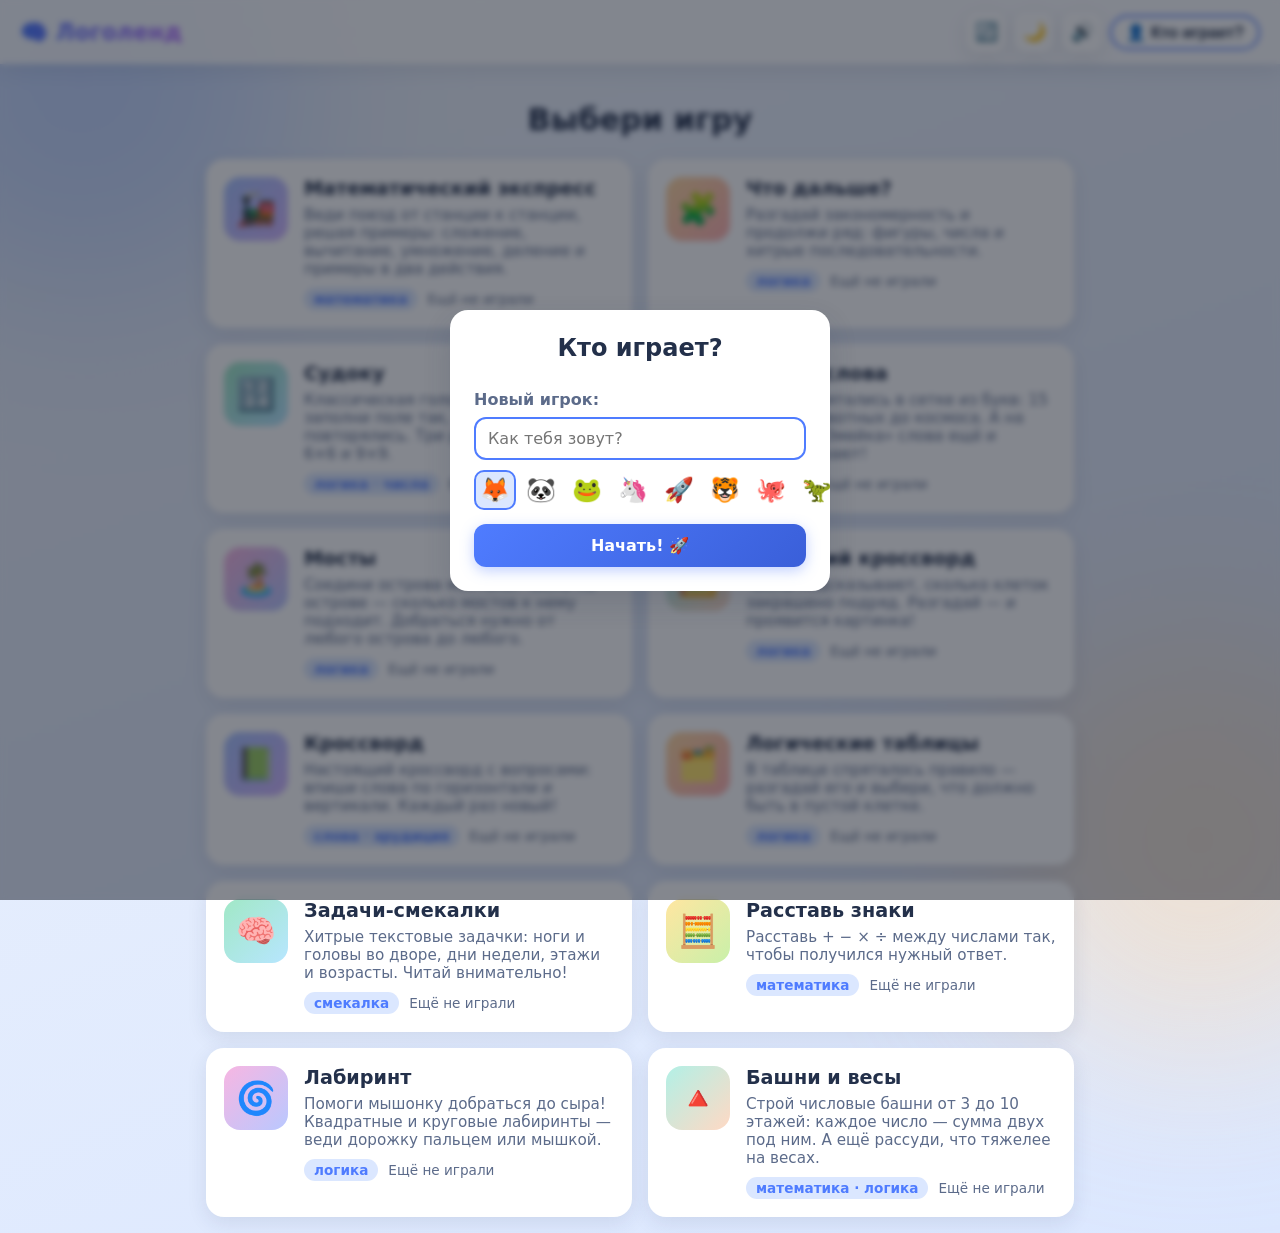
<file: index.html>
<!DOCTYPE html>
<html lang="ru">
<head>
  <meta charset="UTF-8">
  <meta name="viewport" content="width=device-width, initial-scale=1">
  <title>Логоленд — игры на логику и смекалку</title>
  <meta name="theme-color" content="#4f7cff">
  <link rel="manifest" href="manifest.webmanifest">
  <link rel="icon" href="icons/icon.svg" type="image/svg+xml">
  <script>
    // Применяем тему до загрузки стилей, чтобы страница не «мигала»
    try {
      document.documentElement.dataset.theme =
        JSON.parse(localStorage.getItem('logoland.theme') || 'null')
        || (matchMedia('(prefers-color-scheme: dark)').matches ? 'dark' : 'light');
    } catch (e) {}
  </script>
  <link rel="stylesheet" href="css/style.css">
</head>
<body>
  <header class="site-header">
    <a class="logo" href="index.html">🧠 Логоленд</a>
    <div class="header-actions">
      <button id="refreshBtn" class="icon-btn" type="button" title="Обновить игры до новой версии">🔄</button>
      <button id="themeBtn" class="icon-btn" type="button" title="Тема">🌙</button>
      <button id="soundBtn" class="icon-btn" type="button" title="Звук">🔊</button>
      <button id="profileBtn" class="profile-chip" type="button">👤 Игрок</button>
    </div>
  </header>

  <main class="container">
    <h1 class="page-title">Выбери игру</h1>
    <div id="gameList" class="game-grid"></div>
  </main>

  <dialog id="profileDialog" class="profile-dialog">
    <h2>Кто играет?</h2>
    <div id="profileList" class="profile-list"></div>
    <form id="newProfileForm" method="dialog">
      <p class="form-label">Новый игрок:</p>
      <input id="profileName" name="name" placeholder="Как тебя зовут?" maxlength="20" autocomplete="off" required>
      <div id="avatarRow" class="avatar-row"></div>
      <button type="submit" class="btn btn-primary">Начать! 🚀</button>
    </form>
  </dialog>

  <script type="module" src="js/pages/index.js"></script>
</body>
</html>
</file>
<file: css/style.css>
:root,
:root[data-theme="light"] {
  --bg: #eef3fb;
  --bg-accent: #dbe7ff;
  --card: #ffffff;
  --ink: #23304a;
  --ink-soft: #5c6b8a;
  --primary: #4f7cff;
  --primary-dark: #3a5fd9;
  --logo-2: #b06bff;
  --right: #2eb872;
  --wrong: #ff5d5d;
  --line: #ccd6ea;
  --cell-given: #f0f4fc;
  --conflict-bg: #ffe1e1;
  --hint-flash: #ffd75e;
  --blob-1: #8fb3ff;
  --blob-2: #ffd6a1;
  --radius: 18px;
  --shadow: 0 6px 20px rgba(35, 48, 74, 0.10);
  --shadow-lift: 0 12px 28px rgba(35, 48, 74, 0.16);
}

:root[data-theme="dark"] {
  --bg: #131a2b;
  --bg-accent: #22304f;
  --card: #1c2740;
  --ink: #e8edf9;
  --ink-soft: #94a2c4;
  --primary: #6b93ff;
  --primary-dark: #4f7cff;
  --logo-2: #c08bff;
  --right: #2fbf7a;
  --wrong: #ff6b6b;
  --line: #35446b;
  --cell-given: #243356;
  --conflict-bg: #59263a;
  --hint-flash: #a8842a;
  --blob-1: #27407e;
  --blob-2: #5d3a75;
  --shadow: 0 6px 20px rgba(0, 0, 0, 0.35);
  --shadow-lift: 0 12px 28px rgba(0, 0, 0, 0.45);
}

* { box-sizing: border-box; }

body {
  margin: 0;
  font-family: 'Segoe UI', 'Nunito', system-ui, sans-serif;
  color: var(--ink);
  background: linear-gradient(160deg, var(--bg) 0%, var(--bg-accent) 100%);
  min-height: 100vh;
  transition: background 0.3s ease, color 0.3s ease;
}

/* Мягкие цветные «пятна» на фоне */
body::before,
body::after {
  content: '';
  position: fixed;
  width: 420px;
  height: 420px;
  border-radius: 50%;
  filter: blur(95px);
  opacity: 0.45;
  z-index: -1;
  pointer-events: none;
  transition: background 0.3s ease;
}

body::before { background: var(--blob-1); top: -130px; left: -130px; }
body::after { background: var(--blob-2); bottom: -150px; right: -130px; }

.container {
  max-width: 900px;
  margin: 0 auto;
  padding: 16px;
}

/* ---------- Шапка ---------- */
.site-header {
  position: sticky;
  top: 0;
  z-index: 10;
  display: flex;
  align-items: center;
  justify-content: space-between;
  gap: 12px;
  padding: 12px 20px;
  background: var(--card);
  background: color-mix(in srgb, var(--card) 80%, transparent);
  backdrop-filter: blur(12px);
  -webkit-backdrop-filter: blur(12px);
  box-shadow: var(--shadow);
  transition: background 0.3s ease;
}

.logo {
  font-size: 1.4rem;
  font-weight: 800;
  text-decoration: none;
  background: linear-gradient(90deg, var(--primary), var(--logo-2));
  -webkit-background-clip: text;
  background-clip: text;
  color: transparent;
}

.header-actions {
  display: flex;
  align-items: center;
  gap: 8px;
}

.icon-btn {
  width: 40px;
  height: 40px;
  border: none;
  border-radius: 12px;
  background: var(--card);
  box-shadow: var(--shadow);
  font-size: 1.15rem;
  cursor: pointer;
  display: grid;
  place-items: center;
  transition: transform 0.15s ease, background-color 0.3s ease;
}

.icon-btn:hover { transform: scale(1.08); }
.icon-btn:active { transform: scale(0.94); }
.icon-btn.spinning { animation: spin 0.8s linear infinite; }

@keyframes spin {
  to { transform: rotate(360deg); }
}

.back-link {
  text-decoration: none;
  color: var(--primary);
  font-weight: 700;
  white-space: nowrap;
}

.game-title {
  font-weight: 800;
  font-size: 1.1rem;
  text-align: center;
  flex: 1;
}

.profile-chip {
  border: 2px solid var(--primary);
  background: var(--card);
  color: var(--ink);
  border-radius: 999px;
  padding: 6px 14px;
  font-size: 1rem;
  font-weight: 700;
  cursor: pointer;
  white-space: nowrap;
  transition: transform 0.15s ease, background-color 0.3s ease, color 0.3s ease;
}

.profile-chip:hover { transform: scale(1.04); }
.profile-chip-static { cursor: default; }
.profile-chip-static:hover { transform: none; }

/* ---------- Главная: список игр ---------- */
.page-title {
  text-align: center;
  font-size: 1.9rem;
  margin: 22px 0;
  animation: fade-up 0.4s ease both;
}

.game-grid {
  display: grid;
  grid-template-columns: repeat(auto-fill, minmax(340px, 1fr));
  gap: 16px;
}

.game-card {
  display: flex;
  gap: 16px;
  align-items: flex-start;
  background: var(--card);
  border-radius: var(--radius);
  padding: 18px;
  text-decoration: none;
  color: var(--ink);
  box-shadow: var(--shadow);
  transition: transform 0.18s ease, box-shadow 0.18s ease, background-color 0.3s ease;
  animation: fade-up 0.45s ease both;
  animation-delay: calc(var(--i, 0) * 80ms);
}

.game-card:hover {
  transform: translateY(-4px) scale(1.01);
  box-shadow: var(--shadow-lift);
}

.game-icon {
  font-size: 2rem;
  width: 64px;
  height: 64px;
  flex-shrink: 0;
  display: grid;
  place-items: center;
  border-radius: 16px;
  background: var(--bg-accent);
}

.game-card:nth-child(6n+1) .game-icon { background: linear-gradient(135deg, #a9c4ff, #d3b7ff); }
.game-card:nth-child(6n+2) .game-icon { background: linear-gradient(135deg, #ffd9a1, #ffb2b2); }
.game-card:nth-child(6n+3) .game-icon { background: linear-gradient(135deg, #a1e8c6, #b7e6ff); }
.game-card:nth-child(6n+4) .game-icon { background: linear-gradient(135deg, #ffe6a1, #c9f0a9); }
.game-card:nth-child(6n+5) .game-icon { background: linear-gradient(135deg, #f7b6e2, #b9c8ff); }
.game-card:nth-child(6n+6) .game-icon { background: linear-gradient(135deg, #b2f0e6, #ffd9c4); }

.game-card:hover .game-icon { animation: wiggle 0.5s ease; }

.game-info h3 { margin: 0 0 6px; font-size: 1.2rem; }
.game-info p { margin: 0 0 10px; color: var(--ink-soft); font-size: 0.95rem; }

.game-meta {
  display: flex;
  gap: 10px;
  align-items: center;
  flex-wrap: wrap;
  font-size: 0.85rem;
}

.tag {
  background: var(--bg-accent);
  color: var(--primary);
  border-radius: 999px;
  padding: 3px 10px;
  font-weight: 700;
}

.best { font-weight: 700; }
.best-empty { color: var(--ink-soft); font-weight: 400; }

/* ---------- Диалог профилей ---------- */
.profile-dialog {
  border: none;
  border-radius: var(--radius);
  box-shadow: var(--shadow-lift);
  padding: 24px;
  width: min(92vw, 380px);
  background: var(--card);
  color: var(--ink);
}

.profile-dialog[open] { animation: fade-up 0.28s ease; }
.profile-dialog::backdrop { background: rgba(10, 16, 30, 0.5); backdrop-filter: blur(3px); }

.profile-dialog h2 { margin: 0 0 14px; text-align: center; }

.profile-list { display: flex; flex-direction: column; gap: 8px; margin-bottom: 14px; }

.profile-item {
  border: 2px solid var(--bg-accent);
  background: var(--card);
  color: var(--ink);
  border-radius: 12px;
  padding: 10px;
  font-size: 1.05rem;
  font-weight: 700;
  cursor: pointer;
  text-align: left;
  font-family: inherit;
  transition: border-color 0.15s ease, transform 0.15s ease;
}

.profile-item:hover { border-color: var(--primary); transform: translateX(3px); }
.profile-item.current { border-color: var(--primary); background: var(--bg-accent); }

.form-label { margin: 0 0 8px; font-weight: 700; color: var(--ink-soft); }

#profileName {
  width: 100%;
  padding: 10px 12px;
  border: 2px solid var(--bg-accent);
  border-radius: 12px;
  font-size: 1rem;
  margin-bottom: 10px;
  background: var(--card);
  color: var(--ink);
  font-family: inherit;
}

#profileName:focus { outline: none; border-color: var(--primary); }

.avatar-row {
  display: grid;
  grid-template-columns: repeat(8, 1fr);
  gap: 4px;
  margin-bottom: 14px;
}

.avatar-option input { position: absolute; opacity: 0; }

.avatar-option span {
  display: grid;
  place-items: center;
  font-size: 1.5rem;
  padding: 4px;
  border-radius: 10px;
  border: 2px solid transparent;
  cursor: pointer;
  transition: transform 0.15s ease;
}

.avatar-option span:hover { transform: scale(1.15); }

.avatar-option input:checked + span {
  border-color: var(--primary);
  background: var(--bg-accent);
}

/* ---------- Кнопки ---------- */
.btn {
  border: none;
  border-radius: 12px;
  padding: 12px 20px;
  font-size: 1rem;
  font-weight: 800;
  font-family: inherit;
  cursor: pointer;
  background: var(--bg-accent);
  color: var(--ink);
  transition: transform 0.12s ease, box-shadow 0.15s ease, background-color 0.3s ease;
}

.btn:hover { transform: translateY(-2px); box-shadow: var(--shadow); }
.btn:active { transform: scale(0.96); }

.btn-primary {
  background: linear-gradient(135deg, var(--primary), var(--primary-dark));
  color: #fff;
  box-shadow: 0 4px 14px rgba(79, 124, 255, 0.35);
}

.btn-primary:hover { filter: brightness(1.08); }

#newProfileForm .btn-primary { width: 100%; }

/* ---------- Экран игры ---------- */
.game-root { margin-top: 10px; }

.level-select { animation: fade-up 0.35s ease both; }

.game-intro {
  background: var(--card);
  border-radius: var(--radius);
  padding: 14px 18px;
  box-shadow: var(--shadow);
  font-size: 1.05rem;
}

.level-grid {
  display: grid;
  grid-template-columns: repeat(auto-fill, minmax(200px, 1fr));
  gap: 14px;
  margin-top: 14px;
}

/* Переключатель способа ответа */
.mode-switch {
  display: grid;
  grid-template-columns: repeat(auto-fit, minmax(220px, 1fr));
  gap: 10px;
  margin-top: 14px;
}

.mode-btn {
  display: grid;
  gap: 2px;
  padding: 12px 14px;
  border: 2px solid transparent;
  border-radius: 14px;
  background: var(--card);
  box-shadow: var(--shadow);
  color: var(--ink);
  font-family: inherit;
  cursor: pointer;
  text-align: left;
  transition: border-color 0.15s ease, transform 0.15s ease;
}

.mode-btn:hover { transform: translateY(-2px); }
.mode-btn.active { border-color: var(--primary); background: var(--bg-accent); }

.mode-title { font-weight: 800; font-size: 1rem; }
.mode-hint { color: var(--ink-soft); font-size: 0.85rem; }

.results-mode { color: var(--ink-soft); font-size: 0.9rem; margin: 0; }

.level-card {
  border: none;
  background: var(--card);
  color: var(--ink);
  border-radius: var(--radius);
  box-shadow: var(--shadow);
  padding: 18px 14px;
  text-align: center;
  cursor: pointer;
  font-family: inherit;
  transition: transform 0.16s ease, box-shadow 0.16s ease, background-color 0.3s ease;
}

.level-card:hover:not(:disabled) { transform: translateY(-4px); box-shadow: var(--shadow-lift); }
.level-card:hover:not(:disabled) .level-icon { animation: wiggle 0.5s ease; }
.level-card.locked { opacity: 0.55; cursor: not-allowed; }

.level-icon { font-size: 2rem; margin-bottom: 6px; }
.level-name { font-weight: 800; font-size: 1.05rem; margin-bottom: 4px; }
.level-hint { color: var(--ink-soft); font-size: 0.85rem; margin-bottom: 8px; }
.level-best { font-size: 0.9rem; font-weight: 700; }

/* ---------- Раунд ---------- */
.round { max-width: 560px; margin: 0 auto; animation: fade-up 0.3s ease both; }

.round-top {
  display: flex;
  justify-content: space-between;
  gap: 10px;
  font-weight: 700;
  color: var(--ink-soft);
  margin-bottom: 8px;
  flex-wrap: wrap;
}

.progress-track {
  height: 10px;
  border-radius: 999px;
  background: var(--card);
  overflow: hidden;
  margin-bottom: 22px;
  box-shadow: inset 0 1px 3px rgba(0, 0, 0, 0.12);
}

.progress-fill {
  height: 100%;
  background: linear-gradient(90deg, var(--primary), var(--logo-2));
  border-radius: 999px;
  transition: width 0.35s ease;
}

.question {
  background: var(--card);
  border-radius: var(--radius);
  box-shadow: var(--shadow);
  font-size: 2.4rem;
  font-weight: 800;
  text-align: center;
  padding: 34px 20px;
  margin-bottom: 20px;
}

.sequence {
  display: flex;
  flex-wrap: wrap;
  gap: 8px;
  justify-content: center;
  background: var(--card);
  border-radius: var(--radius);
  box-shadow: var(--shadow);
  padding: 26px 16px;
  margin-bottom: 20px;
}

.seq-chip {
  display: grid;
  place-items: center;
  min-width: 52px;
  height: 52px;
  padding: 0 8px;
  border-radius: 12px;
  background: var(--bg);
  font-size: 1.6rem;
  font-weight: 800;
  animation: pop-in 0.3s ease both;
  animation-delay: calc(var(--i, 0) * 45ms);
}

.seq-question {
  background: linear-gradient(135deg, var(--primary), var(--logo-2));
  color: #fff;
  font-size: 1.8rem;
}

.answer-grid {
  display: grid;
  grid-template-columns: repeat(2, 1fr);
  gap: 12px;
}

.answer-btn {
  border: none;
  background: var(--card);
  color: var(--ink);
  border-radius: var(--radius);
  box-shadow: var(--shadow);
  font-size: 1.7rem;
  font-weight: 800;
  font-family: inherit;
  padding: 20px;
  cursor: pointer;
  transition: transform 0.12s ease, background-color 0.2s ease;
}

.answer-btn:hover:not(:disabled) { transform: scale(1.04); box-shadow: var(--shadow-lift); }
.answer-btn:active:not(:disabled) { transform: scale(0.96); }
.answer-btn.right { background: var(--right); color: #fff; animation: pop 0.35s ease; }
.answer-btn.wrong { background: var(--wrong); color: #fff; animation: shake 0.4s ease; }

/* ---------- Результаты ---------- */
.results {
  max-width: 480px;
  margin: 30px auto 0;
  background: var(--card);
  border-radius: var(--radius);
  box-shadow: var(--shadow);
  text-align: center;
  padding: 30px 22px;
  animation: fade-up 0.35s ease both;
}

.results-stars { font-size: 3rem; margin-bottom: 8px; min-height: 1.3em; }

.star-pop {
  display: inline-block;
  animation: star-pop 0.5s cubic-bezier(0.34, 1.56, 0.64, 1) both;
}

.results h2 { margin: 0 0 8px; }
.results-score { color: var(--ink-soft); margin: 0 0 6px; font-size: 1.05rem; }
.results-unlock { font-weight: 800; color: var(--primary); animation: pop 0.5s ease 0.6s both; }

.results-actions {
  display: flex;
  gap: 10px;
  justify-content: center;
  flex-wrap: wrap;
  margin-top: 18px;
}

/* ---------- Судоку ---------- */
.sudoku-wrap { max-width: 480px; margin: 0 auto; animation: fade-up 0.3s ease both; }

.sudoku-board {
  display: grid;
  width: min(92vw, 440px);
  margin: 0 auto 18px;
  background: var(--card);
  border: 3px solid var(--ink);
  border-radius: 10px;
  overflow: hidden;
  box-shadow: var(--shadow);
}

.sudoku-cell {
  aspect-ratio: 1;
  display: grid;
  place-items: center;
  border: 1px solid var(--line);
  background: var(--card);
  font-family: inherit;
  font-weight: 800;
  font-size: 1.4rem;
  color: var(--primary);
  cursor: pointer;
  padding: 0;
  transition: background-color 0.15s ease;
}

.sudoku-cell.given { color: var(--ink); background: var(--cell-given); cursor: default; }
.sudoku-cell.sel { background: var(--bg-accent); outline: 2px solid var(--primary); outline-offset: -2px; }
.sudoku-cell.conflict { background: var(--conflict-bg); color: var(--wrong); animation: shake 0.3s ease; }
.sudoku-cell.box-r { border-right: 2px solid var(--ink); }
.sudoku-cell.box-b { border-bottom: 2px solid var(--ink); }
.sudoku-s9 .sudoku-cell { font-size: 1.05rem; }

.numpad {
  display: flex;
  flex-wrap: wrap;
  gap: 8px;
  justify-content: center;
  max-width: 440px;
  margin: 0 auto;
}

.pad-btn {
  min-width: 48px;
  height: 48px;
  border: none;
  border-radius: 10px;
  background: var(--card);
  box-shadow: var(--shadow);
  font-family: inherit;
  font-size: 1.2rem;
  font-weight: 800;
  cursor: pointer;
  color: var(--ink);
  transition: transform 0.12s ease, background-color 0.2s ease;
}

.pad-btn:hover { background: var(--bg-accent); transform: translateY(-2px); }
.pad-btn:active { transform: scale(0.92); }

.game-toolbar {
  display: flex;
  gap: 8px;
  justify-content: center;
  flex-wrap: wrap;
  margin-top: 14px;
}

/* ---------- Найди слова ---------- */
.ws-wrap { max-width: 560px; margin: 0 auto; animation: fade-up 0.3s ease both; }

.ws-topic { text-align: center; font-weight: 800; font-size: 1.15rem; margin-bottom: 10px; }

.word-chips {
  display: flex;
  flex-wrap: wrap;
  gap: 6px;
  justify-content: center;
  margin-bottom: 14px;
}

.word-chip {
  background: var(--card);
  border-radius: 999px;
  padding: 4px 12px;
  font-weight: 700;
  font-size: 0.95rem;
  box-shadow: var(--shadow);
  transition: background-color 0.25s ease, color 0.25s ease;
}

.word-chip.done { text-decoration: line-through; color: #fff; background: var(--right); animation: pop 0.4s ease; }

.ws-grid {
  display: grid;
  gap: 3px;
  width: min(92vw, 520px);
  margin: 0 auto 4px;
  touch-action: none;
  user-select: none;
  -webkit-user-select: none;
}

/* Буквы, по которым сейчас ведут пальцем */
.ws-trace {
  min-height: 1.6rem;
  text-align: center;
  font-weight: 800;
  font-size: 1.2rem;
  letter-spacing: 0.12em;
  color: var(--primary);
  margin-bottom: 6px;
}

.ws-cell {
  aspect-ratio: 1;
  display: grid;
  place-items: center;
  border: none;
  border-radius: 8px;
  background: var(--card);
  box-shadow: 0 1px 4px rgba(0, 0, 0, 0.1);
  font-family: inherit;
  font-weight: 800;
  font-size: 1.05rem;
  color: var(--ink);
  cursor: pointer;
  padding: 0;
  transition: background-color 0.15s ease, transform 0.12s ease;
}

/* только там, где курсор настоящий: перо на iPad тоже умеет наводиться,
   и клетки бы дёргались под ним при рисовании */
@media (hover: hover) and (pointer: fine) {
  .ws-cell:hover { transform: scale(1.08); }
}

.ws-cell.sel { background: var(--primary); color: #fff; transform: scale(1.08); }
.ws-cell.found { background: var(--right); color: #fff; }
.ws-cell.just-found { background: var(--right); color: #fff; animation: pop 0.45s ease; }
.ws-cell.wrongflash { background: var(--wrong); color: #fff; animation: shake 0.35s ease; }
.ws-cell.hintflash { background: var(--hint-flash); animation: pop 0.4s ease; }

.ws-help { text-align: center; color: var(--ink-soft); font-size: 0.9rem; }

/* ---------- Мосты ---------- */
.br-wrap {
  max-width: 560px;
  margin: 0 auto;
  animation: fade-up 0.3s ease both;
}

.br-svg {
  display: block;
  width: min(92vw, 520px);
  width: min(92vw, 520px, calc(100dvh - 260px));
  aspect-ratio: 1;
  margin: 8px auto 12px;
  background: var(--card);
  border-radius: var(--radius);
  box-shadow: var(--shadow);
  touch-action: none;
  user-select: none;
  -webkit-user-select: none;
}

.br-bridge {
  stroke: var(--primary);
  stroke-width: 7;
  stroke-linecap: round;
}

.br-island {
  fill: var(--bg-accent);
  stroke: var(--primary);
  stroke-width: 5;
  cursor: pointer;
}

.br-island.done { fill: var(--right); stroke: var(--right); }
.br-island.sel { stroke: var(--logo-2); stroke-width: 9; }

.br-num {
  text-anchor: middle;
  dominant-baseline: central;
  font-family: inherit;
  font-weight: 800;
  font-size: 42px;
  fill: var(--ink);
  pointer-events: none;
}

.br-num.done { fill: #fff; }

/* ---------- Нонограммы ---------- */
.ng-wrap {
  max-width: 560px;
  margin: 0 auto;
  animation: fade-up 0.3s ease both;
}

.ng-board {
  --cols: 10;
  --clue-cols: 3;
  --clue-rows: 3;
  /* --cell выставляет игра: считает в пикселях, чтобы поле вместе
     с подсказками наверняка влезло в экран любой ширины */
  --cell: 30px;
  --clue-size: calc(var(--cell) * 0.62);
  display: grid;
  grid-template-columns: calc(var(--clue-size) * var(--clue-cols)) auto;
  justify-content: center;
  margin: 8px 0 14px;
}

.ng-col-clues {
  display: grid;
  grid-template-columns: repeat(var(--cols), var(--cell));
}

.ng-col-clues .ng-clue-line {
  flex-direction: column;
  justify-content: flex-end;
  min-height: calc(var(--clue-size) * var(--clue-rows));
}

.ng-row-clues {
  display: grid;
  grid-template-rows: repeat(var(--cols), var(--cell));
}

.ng-clue-line {
  display: flex;
  align-items: center;
  justify-content: flex-end;
  gap: calc(var(--cell) * 0.12);
  padding: 0 2px;
  font-size: max(9px, calc(var(--cell) * 0.46));
  font-weight: 800;
  color: var(--ink);
  line-height: 1.05;
}

.ng-clue-line.done { color: var(--ink-soft); opacity: 0.45; }

.ng-grid {
  display: grid;
  grid-template-columns: repeat(var(--cols), var(--cell));
  background: var(--card);
  box-shadow: 0 0 0 2px var(--ink);
  touch-action: none;
  user-select: none;
  -webkit-user-select: none;
}

.ng-cell {
  width: var(--cell);
  height: var(--cell);
  box-shadow: inset 0 0 0 1px var(--line);
  position: relative;
  transition: background-color 0.1s ease;
}

.ng-cell.edge-right { box-shadow: inset 0 0 0 1px var(--line), inset -2px 0 0 -1px var(--ink); }
.ng-cell.edge-bottom { box-shadow: inset 0 0 0 1px var(--line), inset 0 -2px 0 -1px var(--ink); }
.ng-cell.edge-right.edge-bottom {
  box-shadow: inset 0 0 0 1px var(--line), inset -2px 0 0 -1px var(--ink), inset 0 -2px 0 -1px var(--ink);
}

.ng-cell.filled { background: var(--primary); }
.ng-cell.hinted.filled { background: var(--logo-2); }

.ng-cell.crossed::after {
  content: '×';
  position: absolute;
  inset: 0;
  display: grid;
  place-items: center;
  font-size: calc(var(--cell) * 0.6);
  font-weight: 800;
  color: var(--ink-soft);
}

.btn.mode-cross { background: var(--bg-accent); box-shadow: inset 0 0 0 2px var(--primary); }

.ng-preview {
  --cols: 10;
  display: grid;
  grid-template-columns: repeat(var(--cols), 1fr);
  width: min(60vw, 200px);
  margin: 12px auto;
  box-shadow: 0 0 0 2px var(--ink);
}

.ng-preview-cell { aspect-ratio: 1; }
.ng-preview-cell.filled { background: var(--primary); }

/* ---------- Кроссворд ---------- */
.cw-wrap {
  max-width: 560px;
  margin: 0 auto;
  animation: fade-up 0.3s ease both;
}

.cw-current-clue {
  background: var(--card);
  border-radius: 12px;
  box-shadow: var(--shadow);
  padding: 10px 14px;
  margin-bottom: 12px;
  font-weight: 700;
  min-height: 2.6em;
  display: flex;
  align-items: center;
}

/* Большая сетка на узком экране прокручивается вбок,
   чтобы клетки не становились меньше пальца */
.cw-grid-scroll {
  overflow-x: auto;
  margin-bottom: 14px;
}

.cw-grid {
  --cols: 9;
  --cw-gap: 2px;
  --cell: max(26px, calc((min(92vw, 520px) - var(--cw-gap) * (var(--cols) - 1)) / var(--cols)));
  display: grid;
  grid-template-columns: repeat(var(--cols), var(--cell));
  gap: var(--cw-gap);
  width: max-content;
  margin: 0 auto;
}

.cw-block { aspect-ratio: 1; }

.cw-cell {
  position: relative;
  aspect-ratio: 1;
  background: var(--card);
  border-radius: 4px;
  box-shadow: inset 0 0 0 1px var(--line);
  transition: background-color 0.15s ease;
}

.cw-input {
  width: 100%;
  height: 100%;
  padding: 0;
  border: none;
  background: transparent;
  text-align: center;
  font-family: inherit;
  font-weight: 800;
  /* не меньше 16px — иначе iOS зумит страницу при фокусе */
  font-size: max(16px, calc(var(--cell) * 0.5));
  color: var(--ink);
  text-transform: uppercase;
  caret-color: var(--primary);
}

.cw-input:focus { outline: none; }

.cw-num {
  position: absolute;
  top: 0;
  left: 2px;
  font-size: max(8px, calc(var(--cell) * 0.26));
  line-height: 1.1;
  font-weight: 700;
  color: var(--ink-soft);
  pointer-events: none;
}

.cw-cell.in-word { background: var(--bg-accent); }
.cw-cell.active { box-shadow: inset 0 0 0 3px var(--primary); }
.cw-cell.done { background: var(--right); }
.cw-cell.done .cw-input { color: #fff; }
.cw-cell.done .cw-num { color: rgba(255, 255, 255, 0.75); }
.cw-cell.hinted .cw-input { color: var(--primary); }
.cw-cell.bad { background: var(--conflict-bg); animation: shake 0.4s ease; }

.cw-clues {
  display: grid;
  grid-template-columns: repeat(auto-fit, minmax(220px, 1fr));
  gap: 14px;
  margin-top: 16px;
}

.cw-clue-col {
  background: var(--card);
  border-radius: var(--radius);
  box-shadow: var(--shadow);
  padding: 12px 14px;
}

.cw-clue-col h3 { margin: 0 0 8px; font-size: 1rem; }

.cw-clue {
  display: block;
  width: 100%;
  text-align: left;
  border: none;
  background: none;
  border-radius: 8px;
  padding: 6px 8px;
  font-family: inherit;
  font-size: 0.95rem;
  color: var(--ink);
  cursor: pointer;
}

.cw-clue:hover { background: var(--bg-accent); }
.cw-clue.active { background: var(--bg-accent); box-shadow: inset 0 0 0 2px var(--primary); }
.cw-clue.done { color: var(--ink-soft); text-decoration: line-through; }

/* ---------- Плашка «вышла новая версия» ---------- */
.update-banner {
  position: fixed;
  left: 50%;
  bottom: 16px;
  transform: translateX(-50%);
  z-index: 100;
  display: flex;
  align-items: center;
  gap: 12px;
  padding: 10px 12px 10px 18px;
  border-radius: 999px;
  background: var(--card);
  box-shadow: var(--shadow-lift);
  font-weight: 700;
  animation: fade-up 0.35s ease both;
}

.update-banner .btn { padding: 8px 16px; }

/* ---------- Конфетти ---------- */
.confetti {
  position: fixed;
  inset: 0;
  overflow: hidden;
  pointer-events: none;
  z-index: 999;
}

.confetti i {
  position: absolute;
  top: -20px;
  border-radius: 3px;
  opacity: 0;
  animation-name: confetti-fall;
  animation-timing-function: ease-in;
  animation-fill-mode: forwards;
}

/* ---------- Анимации ---------- */
@keyframes fade-up {
  from { opacity: 0; transform: translateY(14px); }
  to { opacity: 1; transform: none; }
}

@keyframes pop-in {
  from { opacity: 0; transform: scale(0.5); }
  to { opacity: 1; transform: scale(1); }
}

@keyframes pop {
  50% { transform: scale(1.12); }
}

@keyframes shake {
  0%, 100% { transform: translateX(0); }
  20%, 60% { transform: translateX(-6px); }
  40%, 80% { transform: translateX(6px); }
}

@keyframes wiggle {
  25% { transform: rotate(-8deg); }
  75% { transform: rotate(8deg); }
}

@keyframes star-pop {
  from { transform: scale(0) rotate(-30deg); opacity: 0; }
  to { transform: scale(1) rotate(0); opacity: 1; }
}

@keyframes confetti-fall {
  0% { opacity: 1; transform: translate(0, 0) rotate(0deg); }
  100% { opacity: 1; transform: translate(var(--dx, 0), 105vh) rotate(680deg); }
}

/* ---------- Логические таблицы ---------- */
.matrix-round { max-width: 480px; margin: 0 auto; }

.matrix-question {
  text-align: center;
  font-weight: 700;
  color: var(--ink-soft);
  margin: 0 0 14px;
}

.matrix-board {
  display: grid;
  grid-template-columns: repeat(3, 1fr);
  gap: 6px;
  width: min(88vw, 360px);
  margin: 0 auto 20px;
}

.matrix-cell {
  aspect-ratio: 1;
  background: var(--card);
  border-radius: 12px;
  box-shadow: var(--shadow);
  display: grid;
  place-items: center;
  padding: 6px;
  color: var(--ink);
}

.matrix-cell.matrix-target {
  background: var(--bg-accent);
  outline: 2px dashed var(--primary);
  outline-offset: -4px;
  font-size: 2rem;
  font-weight: 800;
  color: var(--primary);
}

.matrix-svg { width: 100%; height: 100%; }

.matrix-options {
  display: grid;
  grid-template-columns: repeat(3, 1fr);
  gap: 10px;
}

.matrix-option-btn {
  padding: 10px;
  aspect-ratio: 1;
  display: grid;
  place-items: center;
  color: var(--ink);
}

.matrix-option-btn .matrix-svg { width: 90%; height: 90%; }

.matrix-options.wide { grid-template-columns: repeat(2, 1fr); }
.matrix-options.wide .matrix-option-btn { aspect-ratio: 2 / 1; }

@media (max-width: 480px) {
  .matrix-options { grid-template-columns: repeat(2, 1fr); }
}

/* ---------- Задачи-смекалки ---------- */
.teaser-question { font-size: 1.25rem; line-height: 1.5; text-align: left; }

.teaser-answer-row {
  display: flex;
  gap: 10px;
  justify-content: center;
  align-items: stretch;
}

.teaser-input {
  width: 140px;
  padding: 12px 14px;
  border: 2px solid var(--bg-accent);
  border-radius: 12px;
  font-size: 1.3rem;
  font-weight: 800;
  font-family: inherit;
  text-align: center;
  background: var(--card);
  color: var(--ink);
}

.teaser-input:focus { outline: none; border-color: var(--primary); }

.weekday-grid {
  display: grid;
  grid-template-columns: repeat(auto-fill, minmax(150px, 1fr));
  gap: 8px;
}

.weekday-btn { padding: 12px 8px; }

.teaser-feedback {
  text-align: center;
  font-weight: 800;
  font-size: 1.1rem;
  min-height: 1.4em;
  margin: 14px 0 0;
}

.teaser-feedback.ok { color: var(--right); }
.teaser-feedback.bad { color: var(--wrong); }

/* ---------- Расставь знаки ---------- */
.signs-expr {
  display: flex;
  flex-wrap: wrap;
  gap: 10px;
  justify-content: center;
  align-items: center;
  background: var(--card);
  border-radius: var(--radius);
  box-shadow: var(--shadow);
  padding: 26px 16px;
  margin-bottom: 8px;
}

.signs-num { font-size: 2rem; font-weight: 800; }

.signs-slot {
  width: 52px;
  height: 52px;
  border: 2px dashed var(--primary);
  border-radius: 12px;
  background: var(--bg-accent);
  color: var(--primary);
  font-size: 1.6rem;
  font-weight: 800;
  font-family: inherit;
  cursor: pointer;
  transition: transform 0.12s ease;
}

.signs-slot:hover:not(:disabled) { transform: scale(1.1); }
.signs-slot.picked { border-style: solid; background: var(--card); color: var(--ink); }

/* ---------- Лабиринт ---------- */
.maze-wrap { max-width: 560px; margin: 0 auto; animation: fade-up 0.3s ease both; }

.maze-grid {
  display: grid;
  width: min(92vw, 520px);
  width: min(92vw, 520px, calc(100dvh - 210px)); /* квадрат должен влезать по высоте */
  margin: 8px auto 12px;
  background: var(--card);
  border-radius: 8px;
  box-shadow: var(--shadow);
  padding: 4px;
  touch-action: none;
  user-select: none;
  -webkit-user-select: none;
}

.maze-cell.path { background: var(--bg-accent); }

.maze-svg {
  display: block;
  width: min(92vw, 520px);
  width: min(92vw, 520px, calc(100dvh - 190px));
  margin: 8px auto 8px;
  background: var(--card);
  border-radius: 16px;
  box-shadow: var(--shadow);
  touch-action: none;
  user-select: none;
  -webkit-user-select: none;
}

.maze-walls {
  stroke: var(--ink);
  stroke-width: 4;
  fill: none;
  stroke-linecap: round;
}

.maze-trail {
  stroke: var(--primary);
  stroke-width: 8;
  fill: none;
  stroke-linecap: round;
  stroke-linejoin: round;
  opacity: 0.75;
}

.maze-emoji {
  text-anchor: middle;
  dominant-baseline: central;
  pointer-events: none;
}

.maze-cell {
  aspect-ratio: 1;
  display: grid;
  place-items: center;
  min-width: 0;
  min-height: 0;
  overflow: hidden;
  line-height: 1;
  border: 0 solid var(--line);
}

.maze-cell.wt { border-top-width: 2px; }
.maze-cell.wr { border-right-width: 2px; }
.maze-cell.wb { border-bottom-width: 2px; }
.maze-cell.wl { border-left-width: 2px; }

/* Кнопки закреплены в нижних углах экрана — под большие пальцы на планшете */
.maze-controls {
  position: fixed;
  left: 10px;
  right: 10px;
  bottom: 10px;
  display: flex;
  justify-content: space-between;
  align-items: flex-end;
  pointer-events: none; /* пространство между кластерами не перехватывает нажатия */
  z-index: 30;
}

.maze-cluster { display: flex; gap: 12px; pointer-events: auto; }
.maze-cluster-v { flex-direction: column; }

/* чтобы кнопка «К лабиринтам» не пряталась под закреплёнными стрелками */
.maze-wrap.with-pad { padding-bottom: 150px; }

.maze-pad-btn {
  width: 66px;
  height: 66px;
  font-size: 1.6rem;
  touch-action: manipulation;
  user-select: none;
  -webkit-user-select: none;
}

/* ---------- Пирамиды и весы ---------- */
.pyramid {
  /* --cols (число клеток в основании) выставляет игра: чем шире башня,
     тем мельче клетки, чтобы любая высота помещалась на экране */
  --cols: 4;
  --pyr-gap: clamp(3px, 1vw, 6px);
  --cell: clamp(26px, calc((min(92vw, 520px) - 24px - var(--pyr-gap) * (var(--cols) - 1)) / var(--cols)), 68px);
  display: flex;
  flex-direction: column;
  align-items: center;
  align-items: safe center;
  gap: var(--pyr-gap);
  background: var(--card);
  border-radius: var(--radius);
  box-shadow: var(--shadow);
  padding: 22px 12px;
  margin-bottom: 14px;
  overflow-x: auto;
}

.pyramid-row { display: flex; gap: var(--pyr-gap); }

.pyramid-cell {
  width: var(--cell);
  height: min(48px, calc(var(--cell) * 0.86));
  display: grid;
  place-items: center;
  border: 2px solid var(--line);
  border-radius: 10px;
  background: var(--bg);
  font-size: min(1.15rem, calc(var(--cell) * 0.34));
  font-weight: 800;
  font-family: inherit;
  color: var(--ink);
  padding: 0;
}

.pyramid-cell.hidden-cell {
  background: var(--bg-accent);
  border: 2px dashed var(--primary);
  cursor: pointer;
}

.pyramid-cell.sel { outline: 3px solid var(--primary); }
.pyramid-cell.solved { background: var(--right); border-color: var(--right); color: #fff; animation: pop 0.4s ease; }
.pyramid-cell.shake { animation: shake 0.4s ease; }

.pyramid-choices .answer-btn { font-size: 1.3rem; padding: 14px; }

.scales-facts { font-size: 1.4rem; display: grid; gap: 10px; }
.scales-fact { font-weight: 700; }
.scales-question { font-weight: 800; color: var(--primary); margin-top: 6px; }

/* ---------- Адаптивность и доступность ---------- */
@media (max-width: 480px) {
  .question { font-size: 1.8rem; padding: 24px 14px; }
  .answer-btn { font-size: 1.4rem; padding: 16px; }
  .game-grid { grid-template-columns: 1fr; }
}

@media (prefers-reduced-motion: reduce) {
  *, *::before, *::after {
    animation: none !important;
    transition: none !important;
  }
}
</file>
